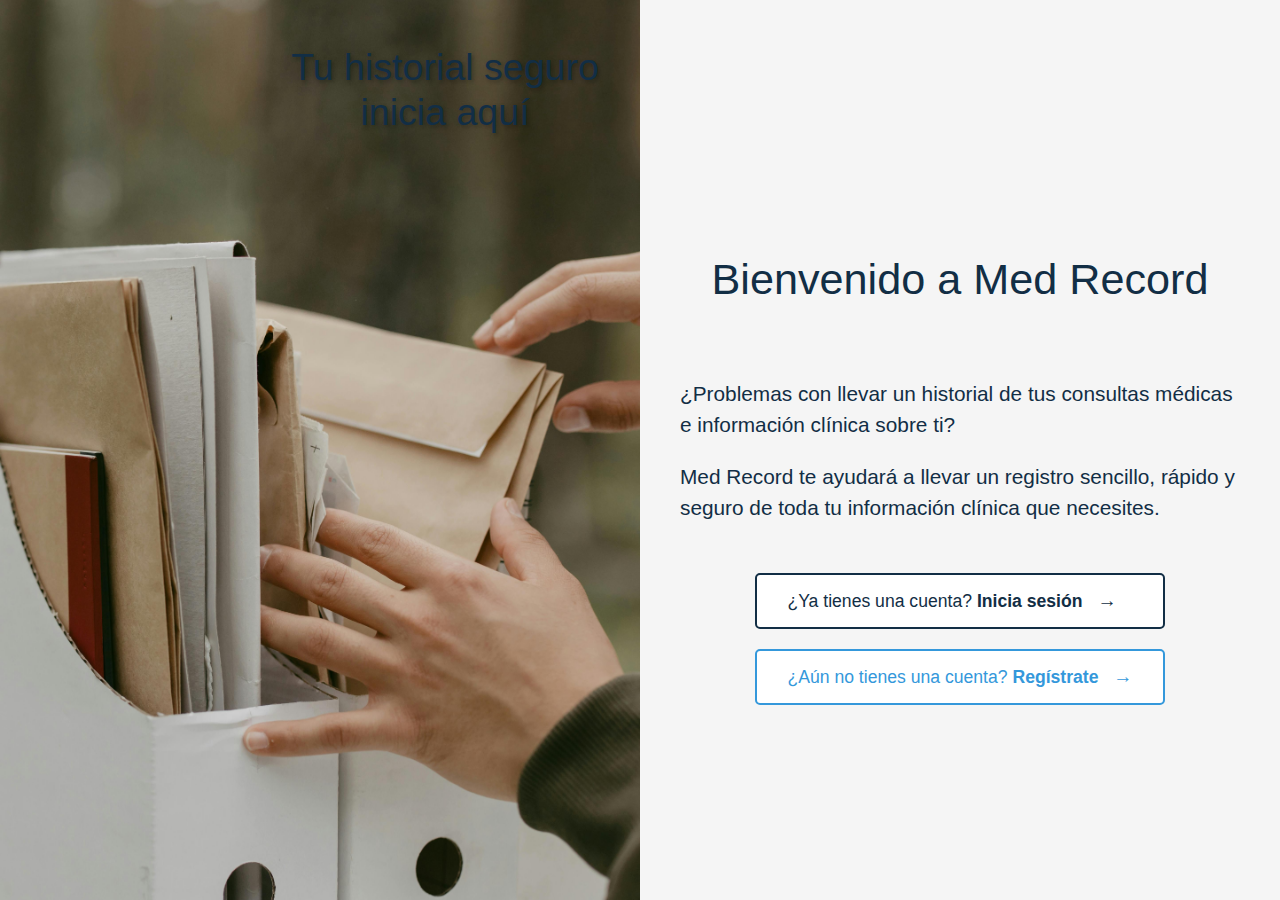
<file: aaaaa/index.html>
<!DOCTYPE html>
<html lang="es">
<head>
    <meta charset="UTF-8">
    <meta name="viewport" content="width=device-width, initial-scale=1.0">
    <title>Med Record - Tu historial médico seguro</title>
    <link rel="stylesheet" href="src/styles/base.css">
    <link rel="stylesheet" href="src/styles/landing-page.css">
    <link rel="stylesheet" href="src/styles/modal-alerts.css">
</head>
<body>
    <div class="container">
        <div class="left-section">
            <div class="left-content">
                <h2>Tu historial seguro inicia aquí</h2>
            </div>
        </div>
        <div class="right-section">
            <h1>Bienvenido a Med Record</h1>
            <p class="highlight-1">
                ¿Problemas con llevar un historial de tus consultas médicas e información clínica sobre ti?
            </p>
            <p class="highlight-2">
                Med Record te ayudará a llevar un registro sencillo, rápido y seguro de toda tu información clínica que necesites.
            </p>
            <div class="button-container">
                <a href="src/pages/iniciar-sesion.html" class="btn">
                    <span>¿Ya tienes una cuenta?
                        <strong>Inicia sesión</strong>
                    </span>
                    <span class="btn-arrow">→</span>
                </a>
                <a href="src/pages/registrarse.html" class="btn btn-secondary">
                    <span>¿Aún no tienes una cuenta?
                        <strong>Regístrate</strong>
                    </span>
                    <span class="btn-arrow">→</span>
                </a>
            </div>
        </div>
    </div>
    <script type="module" src="src/scripts/landing-page.js"></script>
</body>
</html>
</file>
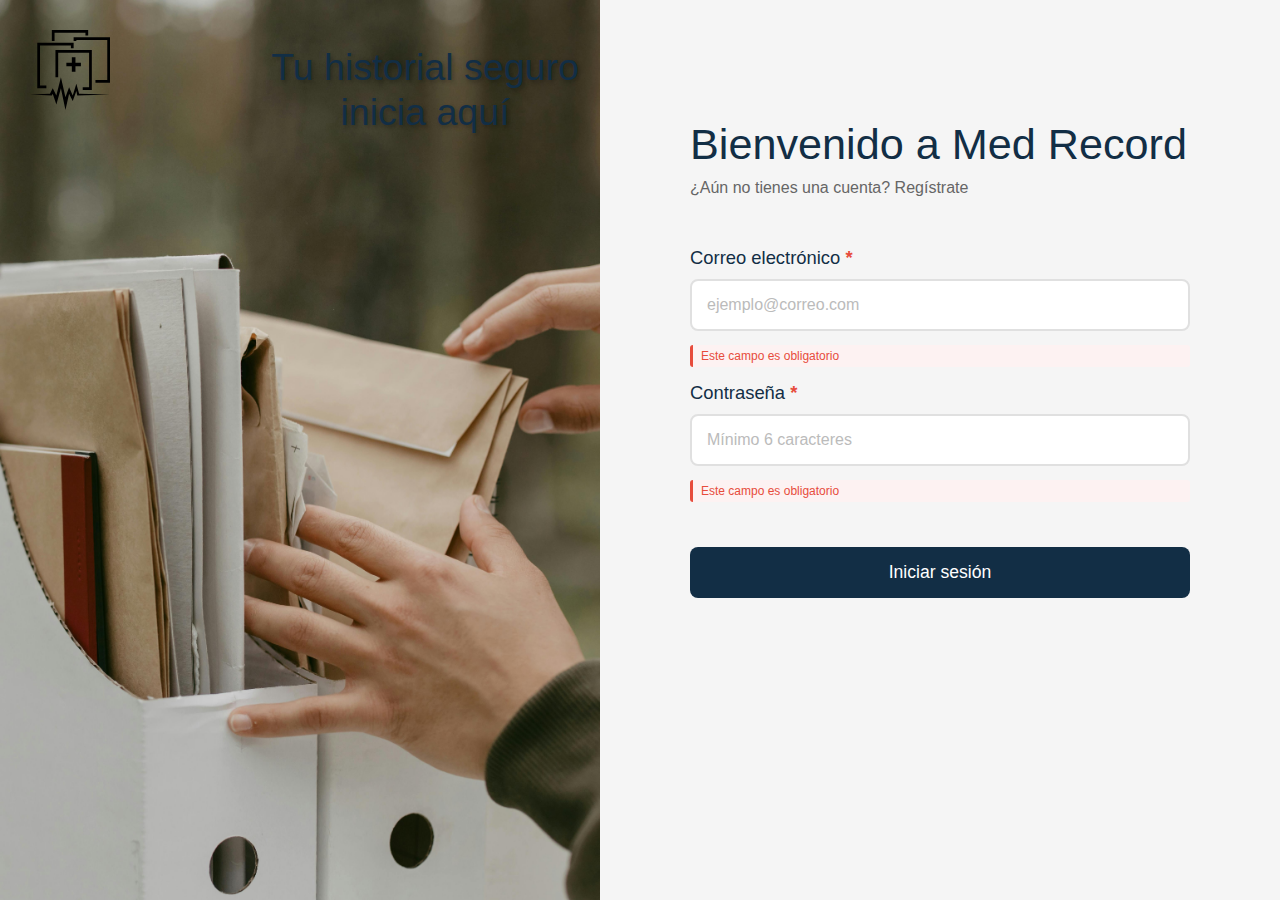
<file: aaaaa/src/pages/iniciar-sesion.html>
<!DOCTYPE html>
<html lang="es">
<head>
    <meta charset="UTF-8">
    <meta name="viewport" content="width=device-width, initial-scale=1.0">
    <title>Med Record - Iniciar Sesión</title>
    <link rel="stylesheet" href="../styles/base.css">
    <link rel="stylesheet" href="../styles/iniciar-sesion.css">
    <link rel="stylesheet" href="../styles/modal-alerts.css">
</head>

<body>
    <div class="container">
        <div class="left-section">
            <div class="logo"></div>
            <div class="left-content">
                <h2>Tu historial seguro inicia aquí</h2>
            </div>
        </div>
        
        <div class="right-section">
            <div class="form-container">
                <h1>Bienvenido a Med Record</h1>
                <a href="registrarse.html" class="register-link">¿Aún no tienes una cuenta? Regístrate</a>
                
                <form>
                    <div class="form-group-1">
                        <label for="email">Correo electrónico</label>
                        <input type="email" id="email" name="email" required placeholder="ejemplo@correo.com">
                    </div>
                    
                    <div class="form-group-2">
                        <label for="password">Contraseña</label>
                        <input type="password" id="password" name="password" required minlength="6" placeholder="Mínimo 6 caracteres">
                    </div>
                    
                    <button type="submit" class="login-btn">Iniciar sesión</button>
                </form>
            </div>
        </div>
    </div>

    <script type="module" src="../scripts/validation.js"></script>
    <script type="module" src="../scripts/iniciar-sesion.js"></script>
</body>
</html>
</file>
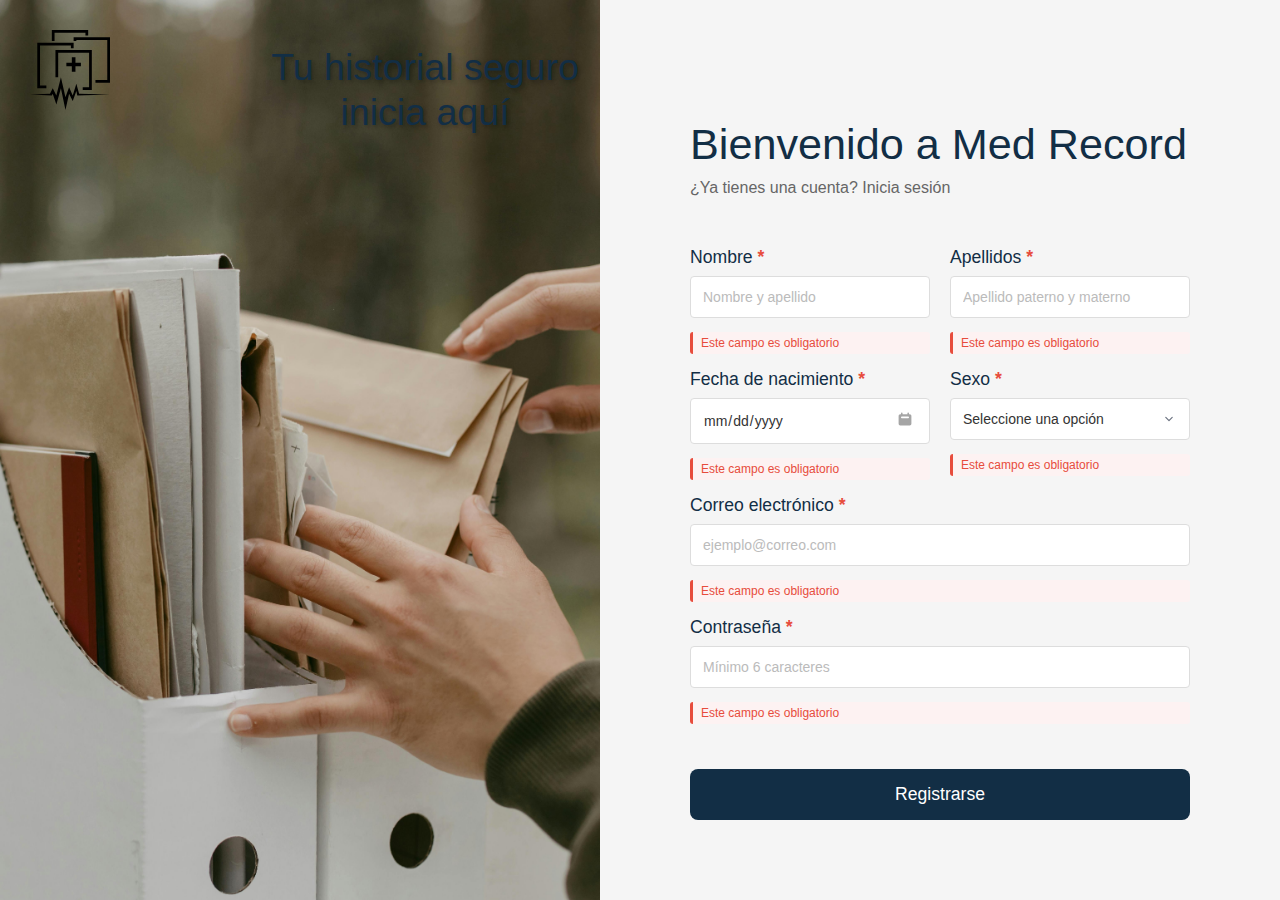
<file: aaaaa/src/pages/registrarse.html>
<!DOCTYPE html>
<html lang="es">
<head>
    <meta charset="UTF-8">
    <meta name="viewport" content="width=device-width, initial-scale=1.0">
    <title>Med Record - Registro</title>
    <link rel="stylesheet" href="../styles/base.css">
    <link rel="stylesheet" href="../styles/registrarse.css">
    <link rel="stylesheet" href="../styles/modal-alerts.css">
</head>
<body>
    <div class="container">
        <div class="left-section">
            <div class="logo"></div>
            <div class="left-content">
                <h2>Tu historial seguro inicia aquí</h2>
            </div>
            <div class="files-illustration"></div>
        </div>
        
        <div class="right-section">
            <div class="form-container">
                <h1>Bienvenido a Med Record</h1>
                <a href="iniciar-sesion.html" class="login-link">¿Ya tienes una cuenta? Inicia sesión</a>
                
                <form>
                    <div class="form-row-1">
                        <div class="form-group">
                            <label for="name">Nombre</label>
                            <input type="text" id="name" name="name" required minlength="2" placeholder="Nombre y apellido">
                        </div>
                        <div class="form-group">
                            <label for="lastname">Apellidos</label>
                            <input type="text" id="lastname" name="lastname" required minlength="2" placeholder="Apellido paterno y materno">
                        </div>
                    </div>
                    
                    <div class="form-row-2">
                        <div class="form-group">
                            <label for="birthdate">Fecha de nacimiento</label>
                            <input type="date" id="birthdate" name="birthdate" required>
                        </div>
                        <div class="form-group">
                            <label for="gender">Sexo</label>
                            <select id="gender" name="gender" required>
                                <option value="">Seleccione una opción</option>
                                <option value="1">Masculino</option>
                                <option value="2">Femenino</option>
                            </select>
                        </div>
                    </div>
                    
                    <div class="form-group-full-1">
                        <label for="email">Correo electrónico</label>
                        <input type="email" id="email" name="email" required placeholder="ejemplo@correo.com">
                    </div>
                    
                    <div class="form-group-full-2">
                        <label for="password">Contraseña</label>
                        <input type="password" id="password" name="password" required minlength="6" placeholder="Mínimo 6 caracteres">
                    </div>
                    
                    <button type="submit" class="register-btn">Registrarse</button>
                </form>
            </div>
        </div>
    </div>
    <script type="module" src="../scripts/validation.js"></script>
    <script type="module" src="../scripts/registrarse.js"></script>
</body>
</html>
</file>
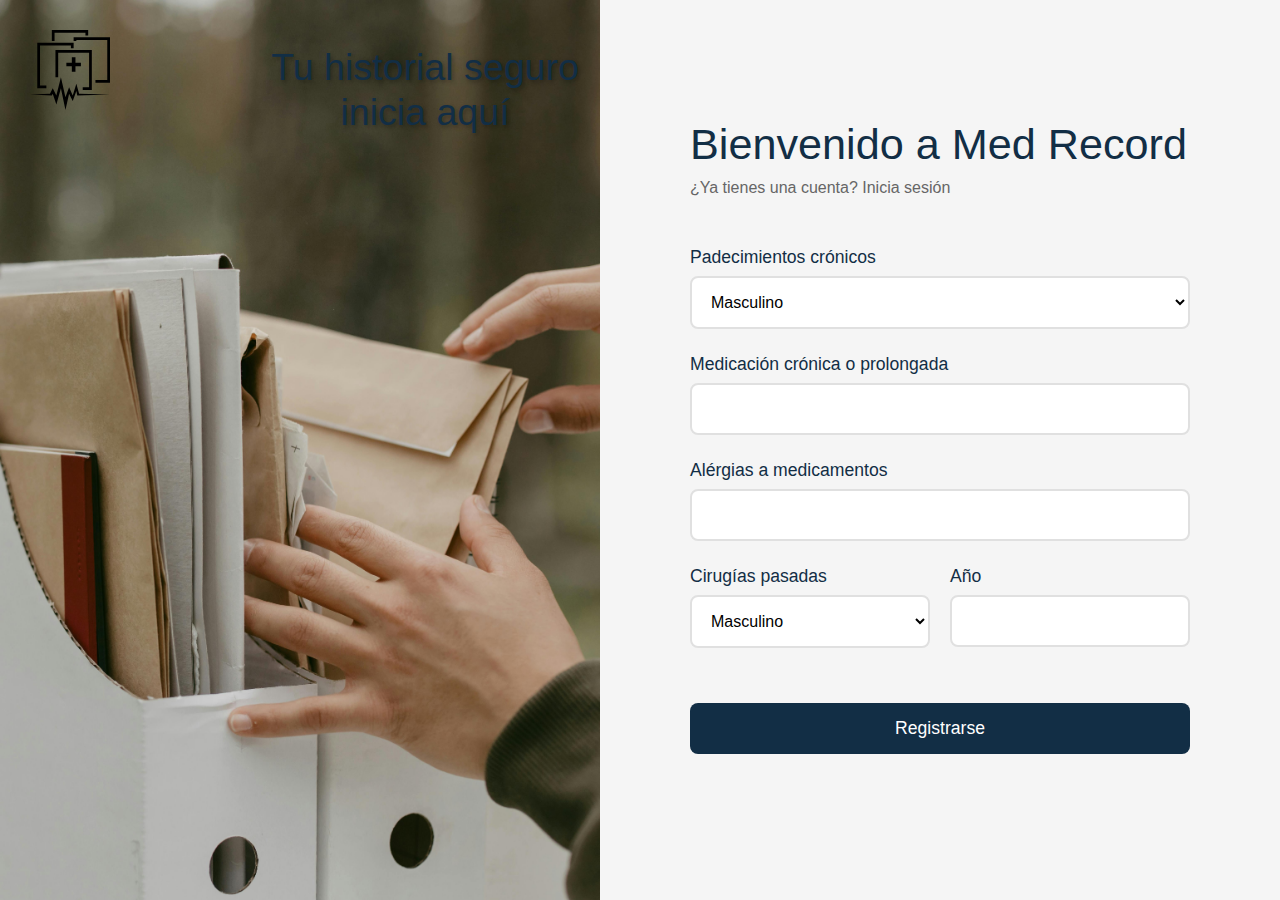
<file: aaaaa/src/pages/registro-historial.html>
<!DOCTYPE html>
<html lang="es">
<head>
    <meta charset="UTF-8">
    <meta name="viewport" content="width=device-width, initial-scale=1.0">
    <title>Med Record - Registro</title>
    <link rel="stylesheet" href="../styles/base.css">
    <link rel="stylesheet" href="../styles/registro-historial.css">
</head>
<body>
    <div class="container">
        <div class="left-section">
            <div class="logo"></div>
            <div class="left-content">
                <h2>Tu historial seguro inicia aquí</h2>
            </div>
            <div class="files-illustration"></div>
        </div>
        
        <div class="right-section">
            <div class="form-container">
                <h1>Bienvenido a Med Record</h1>
                <a href="../Iniciar_Sesión/Iniciar_Sesion.html" class="login-link">¿Ya tienes una cuenta? Inicia sesión</a>
                
                <form>
                    <div class="form-group-full-1">
                        <div class="form-group">
                            <label for="gender">Padecimientos crónicos</label>
                            <select>
                                <option value="1">Masculino</option>
                                <option value="2">Femenino</option>
                            </select>
                        </div>
                    </div>
                    
                    <div class="form-group-full-2">
                        <label for="password">Medicación crónica o prolongada</label>
                        <input type="password" id="password" name="password" required>
                    </div>
                    
                    <div class="form-group-full-2">
                        <label for="password">Alérgias a medicamentos</label>
                        <input type="password" id="password" name="password" required>
                    </div>
                    
                    <div class="form-row-2">
                        <div class="form-group">
                            <label for="gender">Cirugías pasadas</label>
                            <select>
                                <option value="1">Masculino</option>
                                <option value="2">Femenino</option>
                            </select>
                        </div>

                        <div class="form-group">
                            <label for="birthdate">Año </label>
                            <input type="number" id="birthdate" name="birthdate" required>
                        </div>
                    </div>

                    <button type="submit" class="register-btn">Registrarse</button>
                </form>
            </div>
        </div>
    </div>
    <script src="../scripts/registro-historial.js"></script>
</body>
</html>
</file>
<file: aaaaa/src/styles/landing-page.css>
/* Estilos específicos de landing-page */

.left-section {
  background: url('../../public/images/landing.jpg');
  background-size: cover;
  background-position: center;
  color: #fafafa;
}

.left-section h2 {
  font-size: 2.35rem;
  font-weight: 300;
  line-height: 1.2;
  text-shadow: 2px 2px 4px rgba(0, 0, 0, 0.3);
  margin-bottom: 20px;
}

.right-section h1 {
  font-size: 2.7rem;
  margin-top: 60px;
  margin-bottom: 10px;
}

.highlight-1, .highlight-2 {
  font-size: 1.3rem;
  color: #122E45;
  font-weight: 500;
  line-height: 1.5;
}

.highlight-1 {
  margin-top: 64px;
  margin-bottom: 20px;
}

.highlight-2 {
  margin-bottom: 50px;
}

.button-container {
  display: flex;
  flex-direction: column;
  gap: 20px;
}

.btn {
  border: 2px solid #122E45;
  background: white;
  color: #122E45;
}

.btn:hover {
  background: #122E45;
  color: #fff;
}

.btn-arrow {
  margin-left: 10px;
  font-size: 1.2rem;
}

.btn-secondary {
  border: 2px solid #3498db;
  color: #3498db;
  background: #fff;
}

.btn-secondary:hover {
  background: #3498db;
  color: #fff;
}

@media (max-width: 768px) {
  .button-container {
    flex-direction: column;
    gap: 10px;
  }
}
</file>
<file: aaaaa/src/styles/modal-alerts.css>
/* Modal de Alertas - Estilos modernos y simples */

.modal-overlay {
  position: fixed;
  top: 0;
  left: 0;
  width: 100%;
  height: 100%;
  background-color: rgba(0, 0, 0, 0.5);
  display: flex;
  justify-content: center;
  align-items: center;
  z-index: 10000;
  opacity: 0;
  visibility: hidden;
  transition: all 0.3s ease;
}

.modal-overlay.show {
  opacity: 1;
  visibility: visible;
}

.alert-modal {
  background: white;
  border-radius: 16px;
  padding: 0;
  max-width: 400px;
  width: 90%;
  box-shadow: 0 20px 60px rgba(0, 0, 0, 0.3);
  transform: scale(0.7) translateY(-20px);
  transition: all 0.3s cubic-bezier(0.34, 1.56, 0.64, 1);
  overflow: hidden;
}

.modal-overlay.show .alert-modal {
  transform: scale(1) translateY(0);
}

.alert-header {
  padding: 24px 24px 16px 24px;
  display: flex;
  align-items: center;
  gap: 12px;
}

.alert-icon {
  width: 24px;
  height: 24px;
  border-radius: 50%;
  display: flex;
  align-items: center;
  justify-content: center;
  flex-shrink: 0;
}

.alert-icon svg {
  width: 16px;
  height: 16px;
  fill: currentColor;
}

.alert-title {
  font-size: 18px;
  font-weight: 600;
  color: #1f2937;
  margin: 0;
}

.alert-content {
  padding: 0 24px 24px 24px;
}

.alert-message {
  color: #6b7280;
  line-height: 1.5;
  margin: 0;
  font-size: 14px;
}

.alert-actions {
  padding: 0 24px 24px 24px;
  display: flex;
  gap: 12px;
  justify-content: flex-end;
}

.alert-btn {
  padding: 10px 20px;
  border-radius: 8px;
  font-size: 14px;
  font-weight: 500;
  border: none;
  cursor: pointer;
  transition: all 0.2s ease;
  min-width: 80px;
}

.alert-btn-primary {
  background-color: #3b82f6;
  color: white;
}

.alert-btn-primary:hover {
  background-color: #2563eb;
  transform: translateY(-1px);
}

.alert-btn-secondary {
  background-color: #f3f4f6;
  color: #374151;
}

.alert-btn-secondary:hover {
  background-color: #e5e7eb;
  transform: translateY(-1px);
}

/* Tipos de alerta */
.alert-success .alert-icon {
  background-color: #dcfce7;
  color: #16a34a;
}

.alert-error .alert-icon {
  background-color: #fee2e2;
  color: #dc2626;
}

.alert-warning .alert-icon {
  background-color: #fef3c7;
  color: #d97706;
}

.alert-info .alert-icon {
  background-color: #dbeafe;
  color: #2563eb;
}

/* Animaciones */
@keyframes modalSlideIn {
  from {
    opacity: 0;
    transform: scale(0.7) translateY(-20px);
  }
  to {
    opacity: 1;
    transform: scale(1) translateY(0);
  }
}

@keyframes modalSlideOut {
  from {
    opacity: 1;
    transform: scale(1) translateY(0);
  }
  to {
    opacity: 0;
    transform: scale(0.7) translateY(-20px);
  }
}

/* Responsive */
@media (max-width: 480px) {
  .alert-modal {
    width: 95%;
    margin: 20px;
  }
  
  .alert-header,
  .alert-content,
  .alert-actions {
    padding-left: 20px;
    padding-right: 20px;
  }
  
  .alert-actions {
    flex-direction: column;
  }
  
  .alert-btn {
    width: 100%;
  }
}
</file>
<file: aaaaa/src/styles/iniciar-sesion.css>
* {
            margin: 0;
            padding: 0;
            box-sizing: border-box;
        }

        /* Estilos específicos de iniciar-sesion */

        .left-section {
            background: url('../../public/images/iniciar.jpg');
            background-size: cover;
            background-position: center;
            color: #fafafa;
        }

        .logo {
            position: absolute;
            top: 30px;
            left: 30px;
            width: 80px;
            height: 80px;
            background: url('../../public/icons/logotipo.svg');
            background-size: contain;
            background-repeat: no-repeat;
        }

        .left-section h2 {
            font-size: 2.35rem;
            font-weight: 300;
            line-height: 1.2;
            margin-bottom: 20px;
            text-shadow: 2px 2px 4px rgba(0, 0, 0, 0.3);
        }

        .right-section {
            padding: 60px 80px;
            justify-content: start;
        }

        .right-section h1 {
            font-size: 2.7rem;
            color: #122E45;
            margin-top: 60px;
            margin-bottom: 10px;
            font-weight: 400;
        }

        .register-link {
            color: #666;
            font-size: 1rem;
            margin-bottom: 40px;
            text-decoration: none;
        }

        .register-link:hover {
            color: #3498db;
        }

        .form-group-1 {
            margin-top: 50px;
            margin-bottom: 15px;
        }

        .form-group-1 label {
            display: block;
            margin-bottom: 10px;
            color: #122E45;
            font-weight: 500;
            font-size: 1.15rem;
        }

        .form-group-1 input {
            width: 100%;
            padding: 15px;
            border: 2px solid #e0e0e0;
            border-radius: 8px;
            font-size: 1rem;
            transition: border-color 0.3s ease;
            background: white;
        }

        .form-group-1 input:focus {
            outline: none;
            border-color: #3498db;
        }

        .form-group-1 input::placeholder {
            color: #bbb;
        }

        .form-group-2 {
            margin-bottom: 45px;
        }

        .form-group-2 label {
            display: block;
            margin-bottom: 10px;
            color: #122E45;
            font-weight: 500;
            font-size: 1.15rem;
        }

        .form-group-2 input {
            width: 100%;
            padding: 15px;
            border: 2px solid #e0e0e0;
            border-radius: 8px;
            font-size: 1rem;
            transition: border-color 0.3s ease;
            background: white;
        }

        .form-group-2 input:focus {
            outline: none;
            border-color: #3498db;
        }

        .form-group-2 input::placeholder {
            color: #bbb;
        }

        .login-btn {
            width: 100%;
            padding: 15px;
            background: #122E45;
            color: white;
            border: none;
            border-radius: 8px;
            font-size: 1.1rem;
            font-weight: 500;
            cursor: pointer;
            transition: background-color 0.3s ease;
        }

        .login-btn:hover {
            background: #3498db;
        }

        .login-btn:active {
            transform: translateY(1px);
        }

        .form-container {
            max-width: 500px;
            width: 100%;
        }

        /* ESTILOS CSS PARA FUNCIONALIDAD DE LOGIN */
        /* Agregar al final de Style_Iniciar_Sesion.css */

        /* Estilos para el botón de login */
        .login-btn {
            transition: all 0.3s ease;
            position: relative;
            overflow: hidden;
        }

        .login-btn:disabled {
            background-color: #bdc3c7;
            cursor: not-allowed;
            opacity: 0.6;
        }

        .login-btn.enabled {
            background-color: #27ae60;
            transform: translateY(-1px);
            box-shadow: 0 4px 12px rgba(39, 174, 96, 0.3);
        }

        .login-btn:hover:not(:disabled) {
            background-color: #219a52;
            transform: translateY(-2px);
            box-shadow: 0 6px 20px rgba(39, 174, 96, 0.4);
        }

        /* Spinner de carga */
        .loading-spinner {
            display: inline-block;
            width: 16px;
            height: 16px;
            border: 2px solid #ffffff;
            border-radius: 50%;
            border-top-color: transparent;
            animation: spin 1s linear infinite;
            margin-right: 8px;
        }

        @keyframes spin {
            to {
                transform: rotate(360deg);
            }
        }

        /* Estilos para alertas */
        .alert {
            position: fixed;
            top: 20px;
            right: 20px;
            background-color: white;
            border-radius: 8px;
            padding: 16px 20px;
            box-shadow: 0 4px 20px rgba(0, 0, 0, 0.15);
            display: flex;
            align-items: center;
            gap: 12px;
            z-index: 1000;
            min-width: 300px;
            max-width: 500px;
            animation: slideInRight 0.3s ease;
            border-left: 4px solid;
        }

        .alert-success {
            border-left-color: #27ae60;
            background-color: #d5f4e6;
        }

        .alert-error {
            border-left-color: #e74c3c;
            background-color: #fceaea;
        }

        .alert-icon {
            font-size: 18px;
            font-weight: bold;
        }

        .alert-success .alert-icon {
            color: #27ae60;
        }

        .alert-error .alert-icon {
            color: #e74c3c;
        }

        .alert-message {
            flex: 1;
            font-size: 14px;
            color: #2c3e50;
            font-weight: 500;
        }

        .alert-close {
            background: none;
            border: none;
            font-size: 18px;
            cursor: pointer;
            color: #7f8c8d;
            padding: 0;
            width: 20px;
            height: 20px;
            display: flex;
            align-items: center;
            justify-content: center;
            border-radius: 50%;
            transition: all 0.2s ease;
        }

        .alert-close:hover {
            background-color: rgba(127, 140, 141, 0.2);
            color: #2c3e50;
        }

        /* Animación de entrada para alertas */
        @keyframes slideInRight {
            from {
                transform: translateX(100%);
                opacity: 0;
            }
            to {
                transform: translateX(0);
                opacity: 1;
            }
        }

        /* Estilos para campos con validación */
        .form-group-1 input:focus:valid,
        .form-group-2 input:focus:valid {
            border-color: #27ae60;
            box-shadow: 0 0 0 3px rgba(39, 174, 96, 0.1);
        }

        .form-group-1 input:focus:invalid,
        .form-group-2 input:focus:invalid {
            border-color: #e74c3c;
            box-shadow: 0 0 0 3px rgba(231, 76, 60, 0.1);
        }

        /* Estilos para toggle de contraseña (opcional) */
        .password-toggle {
            position: absolute;
            right: 12px;
            top: 50%;
            transform: translateY(-50%);
            background: none;
            border: none;
            cursor: pointer;
            font-size: 16px;
            padding: 4px;
            border-radius: 4px;
            transition: background-color 0.2s ease;
        }

        .password-toggle:hover {
            background-color: rgba(0, 0, 0, 0.1);
        }

        .form-group-2 {
            position: relative;
        }

        /* Efectos adicionales para mejor UX */
        .form-group-1 input,
        .form-group-2 input {
            transition: all 0.3s ease;
        }

        .form-group-1 input:focus,
        .form-group-2 input:focus {
            transform: translateY(-1px);
        }

        /* Responsive para alertas */
        @media (max-width: 768px) {
            .alert {
                position: fixed;
                top: 10px;
                left: 10px;
                right: 10px;
                min-width: auto;
                max-width: none;
            }
        }

        /* Efecto de carga en el formulario */
        .form-container.loading {
            opacity: 0.7;
            pointer-events: none;
        }

        /* Indicador visual de campos requeridos */
        .form-group-1 label::after,
        .form-group-2 label::after {
            content: ' *';
            color: #e74c3c;
            font-weight: bold;
        }

        /* Estados de validación visual */
        .form-group-1 input.valid,
        .form-group-2 input.valid {
            border-color: #27ae60;
        }

        .form-group-1 input.invalid,
        .form-group-2 input.invalid {
            border-color: #e74c3c;
        }

        @media (max-width: 768px) {
            .container {
                flex-direction: column;
            }
            
            .left-section {
                height: 35vh;
                padding: 20px;
            }
            
            .left-section h1 {
                font-size: 2rem;
            }
            
            .right-section {
                padding: 40px 30px;
                height: 65vh;
            }
            
            .right-section h2 {
            font-size: 2rem;
            }
            
            .files-illustration {
                display: none;
            }
            
            .logo {
                top: 20px;
                left: 20px;
                width: 40px;
                height: 40px;
            }
        }
</file>
<file: aaaaa/src/styles/registrarse.css>
* {
            margin: 0;
            padding: 0;
            box-sizing: border-box;
        }

        /* Estilos específicos de registrarse */

        .left-section {
            background: url('../../public/images/registrarse.jpg');
            background-size: cover;
            background-position: center;
            color: #fafafa;
        }

        .logo {
            position: absolute;
            top: 30px;
            left: 30px;
            width: 80px;
            height: 80px;
            background: url('../../public/icons/logotipo.svg');
            background-size: contain;
            background-repeat: no-repeat;
        }

        .left-section h2 {
            font-size: 2.35rem;
            font-weight: 300;
            line-height: 1.2;
            margin-bottom: 20px;
            text-shadow: 2px 2px 4px rgba(0, 0, 0, 0.3);
        }

        .right-section {
            padding: 60px 80px;
            justify-content: start;
            overflow-y: auto;
        }

        .right-section h1 {
            font-size: 2.7rem;
            color: #122E45;
            margin-top: 60px;
            margin-bottom: 10px;
            font-weight: 400;
        }

        .login-link {
            color: #666;
            font-size: 1rem;
            margin-bottom: 40px;
            text-decoration: none;
        }

        .login-link:hover {
            color: #3498db;
        }

        .form-container {
            max-width: 500px;
            width: 100%;
        }

        .form-row-1 {
            display: flex;
            gap: 20px;
            margin-top: 50px;
            margin-bottom: 15px;
        }

        .form-row-2 {
            display: flex;
            gap: 20px;
            margin-bottom: 15px;
        }

        .form-group {
            flex: 1;
        }

        .form-group-full-1 {
            width: 100%;
            margin-bottom: 15px;
        }

        .form-group-full-2 {
            width: 100%;
            margin-bottom: 45px;
        }

        .form-group label,
        .form-group-full-1 label,
        .form-group-full-2 label {
            display: block;
            margin-bottom: 8px;
            color: #122E45;
            font-weight: 500;
            font-size: 1.1rem;
        }

        .form-group input,
        .form-group-full-1 input,
        .form-group-full-2 input,
        .form-group select {
            width: 100%;
            padding: 15px;
            border: 2px solid #e0e0e0;
            border-radius: 8px;
            font-size: 1rem;
            transition: border-color 0.3s ease;
            background: white;
        }

        .form-group input:focus,
        .form-group-full-1 input:focus,
        .form-group-full-2 input:focus {
            outline: none;
            border-color: #3498db;
        }

        .form-group input::placeholder,
        .form-group-full-1 input::placeholder,
        .form-group-full-2 input::placeholder {
            color: #bbb;
        }

        .register-btn {
            width: 100%;
            padding: 15px;
            background: #122E45;
            color: white;
            border: none;
            border-radius: 8px;
            font-size: 1.1rem;
            font-weight: 500;
            cursor: pointer;
            transition: background-color 0.3s ease;
        }

        .register-btn:hover {
            background: #3498db;
        }

        .register-btn:active {
            transform: translateY(1px);
        }

        /* ESTILOS CSS PARA FUNCIONALIDAD DE REGISTRO */
        /* Agregar al final de Style_Registrarse.css */

        /* Estilos para el botón de registro */
        .register-btn {
            transition: all 0.3s ease;
            position: relative;
            overflow: hidden;
        }

        .register-btn:disabled {
            background-color: #bdc3c7;
            cursor: not-allowed;
            opacity: 0.6;
        }

        .register-btn.enabled {
            background-color: #27ae60;
            transform: translateY(-1px);
            box-shadow: 0 4px 12px rgba(39, 174, 96, 0.3);
        }

        .register-btn:hover:not(:disabled) {
            background-color: #219a52;
            transform: translateY(-2px);
            box-shadow: 0 6px 20px rgba(39, 174, 96, 0.4);
        }

        /* Spinner de carga */
        .loading-spinner {
            display: inline-block;
            width: 16px;
            height: 16px;
            border: 2px solid #ffffff;
            border-radius: 50%;
            border-top-color: transparent;
            animation: spin 1s linear infinite;
            margin-right: 8px;
        }

        @keyframes spin {
            to {
                transform: rotate(360deg);
            }
        }

        /* Estilos para alertas */
        .alert {
            position: fixed;
            top: 20px;
            right: 20px;
            background-color: white;
            border-radius: 8px;
            padding: 16px 20px;
            box-shadow: 0 4px 20px rgba(0, 0, 0, 0.15);
            display: flex;
            align-items: center;
            gap: 12px;
            z-index: 1000;
            min-width: 300px;
            max-width: 500px;
            animation: slideInRight 0.3s ease;
            border-left: 4px solid;
        }

        .alert-success {
            border-left-color: #27ae60;
            background-color: #d5f4e6;
        }

        .alert-error {
            border-left-color: #e74c3c;
            background-color: #fceaea;
        }

        .alert-icon {
            font-size: 18px;
            font-weight: bold;
        }

        .alert-success .alert-icon {
            color: #27ae60;
        }

        .alert-error .alert-icon {
            color: #e74c3c;
        }

        .alert-message {
            flex: 1;
            font-size: 14px;
            color: #2c3e50;
            font-weight: 500;
            line-height: 1.4;
        }

        .alert-close {
            background: none;
            border: none;
            font-size: 18px;
            cursor: pointer;
            color: #7f8c8d;
            padding: 0;
            width: 20px;
            height: 20px;
            display: flex;
            align-items: center;
            justify-content: center;
            border-radius: 50%;
            transition: all 0.2s ease;
        }

        .alert-close:hover {
            background-color: rgba(127, 140, 141, 0.2);
            color: #2c3e50;
        }

        /* Animación de entrada para alertas */
        @keyframes slideInRight {
            from {
                transform: translateX(100%);
                opacity: 0;
            }
            to {
                transform: translateX(0);
                opacity: 1;
            }
        }

        /* Estilos para campos con validación */
        .form-group input:focus:valid,
        .form-group-full-1 input:focus:valid,
        .form-group-full-2 input:focus:valid {
            border-color: #27ae60;
            box-shadow: 0 0 0 3px rgba(39, 174, 96, 0.1);
        }

        .form-group input:focus:invalid,
        .form-group-full-1 input:focus:invalid,
        .form-group-full-2 input:focus:invalid {
            border-color: #e74c3c;
            box-shadow: 0 0 0 3px rgba(231, 76, 60, 0.1);
        }

        /* Estados de validación visual */
        .form-group input.valid,
        .form-group-full-1 input.valid,
        .form-group-full-2 input.valid {
            border-color: #27ae60;
            background-image: url("data:image/svg+xml,%3csvg xmlns='http://www.w3.org/2000/svg' viewBox='0 0 8 8'%3e%3cpath fill='%2327ae60' d='m2.3 6.73.71-.71 1.41 1.42L8 3.86l.71.71-3.56 3.56L2.3 6.73z'/%3e%3c/svg%3e");
            background-repeat: no-repeat;
            background-position: right 12px center;
            background-size: 16px;
            padding-right: 36px;
        }

        .form-group input.invalid,
        .form-group-full-1 input.invalid,
        .form-group-full-2 input.invalid {
            border-color: #e74c3c;
            background-image: url("data:image/svg+xml,%3csvg xmlns='http://www.w3.org/2000/svg' viewBox='0 0 12 12'%3e%3cpath fill='%23e74c3c' d='M11.83 3.17a.5.5 0 0 0-.71 0L6 8.29l-5.12-5.12a.5.5 0 0 0-.71.71l5.47 5.47a.5.5 0 0 0 .71 0l5.48-5.47a.5.5 0 0 0 0-.71z'/%3e%3c/svg%3e");
            background-repeat: no-repeat;
            background-position: right 12px center;
            background-size: 16px;
            padding-right: 36px;
        }

        /* Efectos para campos del formulario */
        .form-group input,
        .form-group select,
        .form-group-full-1 input,
        .form-group-full-2 input {
            transition: all 0.3s ease;
        }

        .form-group input:focus,
        .form-group select:focus,
        .form-group-full-1 input:focus,
        .form-group-full-2 input:focus {
            transform: translateY(-1px);
        }

        /* Indicador visual de campos requeridos */
        .form-group label::after,
        .form-group-full-1 label::after,
        .form-group-full-2 label::after {
            content: ' *';
            color: #e74c3c;
            font-weight: bold;
        }

        /* Estilos para indicador de fortaleza de contraseña */
        .password-strength {
            margin-top: 8px;
            font-size: 12px;
        }

        .strength-bar {
            width: 100%;
            height: 4px;
            background-color: #ecf0f1;
            border-radius: 2px;
            overflow: hidden;
            margin-bottom: 4px;
        }

        .strength-fill {
            height: 100%;
            transition: all 0.3s ease;
            border-radius: 2px;
            width: 0%;
        }

        .strength-text {
            color: #7f8c8d;
            font-size: 11px;
            text-align: right;
            transition: color 0.3s ease;
        }

        /* Mejoras responsive para alertas */
        @media (max-width: 768px) {
            .alert {
                position: fixed;
                top: 10px;
                left: 10px;
                right: 10px;
                min-width: auto;
                max-width: none;
                font-size: 13px;
            }
            
            .alert-message {
                font-size: 13px;
            }
        }

        /* Efecto de carga en el formulario */
        .form-container.loading {
            opacity: 0.7;
            pointer-events: none;
        }

        /* Animación para validación de campos */
        @keyframes shake {
            0%, 100% { transform: translateX(0); }
            25% { transform: translateX(-5px); }
            75% { transform: translateX(5px); }
        }

        .form-group input.shake,
        .form-group-full-1 input.shake,
        .form-group-full-2 input.shake {
            animation: shake 0.4s ease-in-out;
        }

        /* Mejoras para el select de género */
        .form-group select {
            background-image: url("data:image/svg+xml,%3csvg xmlns='http://www.w3.org/2000/svg' fill='none' viewBox='0 0 20 20'%3e%3cpath stroke='%236b7280' stroke-linecap='round' stroke-linejoin='round' stroke-width='1.5' d='m6 8 4 4 4-4'/%3e%3c/svg%3e");
            background-position: right 12px center;
            background-repeat: no-repeat;
            background-size: 16px;
        }

        .form-group select:focus {
            outline: none;
            border-color: #3498db;
            box-shadow: 0 0 0 3px rgba(52, 152, 219, 0.1);
        }

        /* Tooltip para ayuda de contraseña */
        .password-help {
            position: relative;
            display: inline-block;
            margin-left: 5px;
            cursor: help;
        }

        .password-help::after {
            content: '?';
            display: inline-block;
            width: 16px;
            height: 16px;
            background-color: #3498db;
            color: white;
            border-radius: 50%;
            font-size: 10px;
            text-align: center;
            line-height: 16px;
            font-weight: bold;
        }

        .password-tooltip {
            position: absolute;
            bottom: 100%;
            left: 50%;
            transform: translateX(-50%);
            background-color: #2c3e50;
            color: white;
            padding: 8px 12px;
            border-radius: 4px;
            font-size: 11px;
            white-space: nowrap;
            opacity: 0;
            visibility: hidden;
            transition: all 0.3s ease;
            z-index: 1000;
        }

        .password-tooltip::after {
            content: '';
            position: absolute;
            top: 100%;
            left: 50%;
            transform: translateX(-50%);
            border: 5px solid transparent;
            border-top-color: #2c3e50;
        }

        .password-help:hover .password-tooltip {
            opacity: 1;
            visibility: visible;
        }

        /* Estilos adicionales para mejorar UX */
        .form-row-1,
        .form-row-2 {
            transition: all 0.3s ease;
        }

        .form-group input[type="date"] {
            position: relative;
        }

        /* Personalización del input de fecha */
        .form-group input[type="date"]::-webkit-calendar-picker-indicator {
            cursor: pointer;
            filter: invert(0.5);
            transition: filter 0.2s ease;
        }

        .form-group input[type="date"]::-webkit-calendar-picker-indicator:hover {
            filter: invert(0.2);
        }

        /* Mejoras de accesibilidad */
        .form-group input:focus,
        .form-group select:focus,
        .form-group-full-1 input:focus,
        .form-group-full-2 input:focus {
            outline: none;
            box-shadow: 0 0 0 3px rgba(52, 152, 219, 0.2);
        }

        /* Estados hover para campos */
        .form-group input:hover:not(:focus),
        .form-group select:hover:not(:focus),
        .form-group-full-1 input:hover:not(:focus),
        .form-group-full-2 input:hover:not(:focus) {
            border-color: #95a5a6;
        }

        /* CORRECCIONES CSS PARA PROBLEMAS DEL FORMULARIO */
        /* Agregar al final de Style_Registrarse.css */

        /* 1. CORREGIR el campo de contraseña - remover flecha */
        .form-group-full-2 input[type="password"] {
            appearance: none !important;
            -webkit-appearance: none !important;
            -moz-appearance: textfield !important;
            background-image: none !important;
            background-position: unset !important;
            background-repeat: no-repeat !important;
            background-size: unset !important;
            padding-right: 12px !important; /* Resetear padding derecho */
        }

        /* Asegurar que no hay pseudo-elementos en el campo de contraseña */
        .form-group-full-2 input[type="password"]::-webkit-outer-spin-button,
        .form-group-full-2 input[type="password"]::-webkit-inner-spin-button {
            display: none !important;
            -webkit-appearance: none !important;
        }

        .form-group-full-2 input[type="password"]::-webkit-calendar-picker-indicator {
            display: none !important;
            -webkit-appearance: none !important;
        }

        /* 2. CORREGIR el select de género - una sola flecha */
        .form-group select {
            appearance: none !important;
            -webkit-appearance: none !important;
            -moz-appearance: none !important;
            background-image: url("data:image/svg+xml,%3csvg xmlns='http://www.w3.org/2000/svg' fill='none' viewBox='0 0 20 20'%3e%3cpath stroke='%236b7280' stroke-linecap='round' stroke-linejoin='round' stroke-width='1.5' d='m6 8 4 4 4-4'/%3e%3c/svg%3e") !important;
            background-position: right 12px center !important;
            background-repeat: no-repeat !important;
            background-size: 16px !important;
            padding-right: 40px !important;
        }

        /* Remover cualquier pseudo-elemento del select */
        .form-group select::-ms-expand {
            display: none !important;
        }

        /* 3. PREVENIR auto-mayúsculas en campos de texto */
        .form-group input[type="text"],
        .form-group-full-1 input[type="email"],
        .form-group-full-2 input[type="password"] {
            text-transform: none !important;
            autocapitalize: none !important;
        }

        /* Específicamente para nombre y apellido */
        #name, #lastname {
            text-transform: none !important;
            autocapitalize: words !important; /* Esto permitirá que el navegador sugiera, pero no forzará */
        }

        /* 4. MEJORAR estilos de validación */
        .form-group input.valid,
        .form-group-full-1 input.valid,
        .form-group-full-2 input.valid {
            border-color: #27ae60 !important;
            background-image: url("data:image/svg+xml,%3csvg xmlns='http://www.w3.org/2000/svg' viewBox='0 0 8 8'%3e%3cpath fill='%2327ae60' d='m2.3 6.73.71-.71 1.41 1.42L8 3.86l.71.71-3.56 3.56L2.3 6.73z'/%3e%3c/svg%3e") !important;
            background-repeat: no-repeat !important;
            background-position: right 12px center !important;
            background-size: 16px !important;
        }

        .form-group input.invalid,
        .form-group-full-1 input.invalid,
        .form-group-full-2 input.invalid {
            border-color: #e74c3c !important;
            background-image: url("data:image/svg+xml,%3csvg xmlns='http://www.w3.org/2000/svg' viewBox='0 0 12 12'%3e%3cpath fill='%23e74c3c' d='m6 0c-3.31 0-6 2.69-6 6s2.69 6 6 6 6-2.69 6-6-2.69-6-6-6zm2.83 8.83l-.71.71-2.12-2.12-2.12 2.12-.71-.71 2.12-2.12-2.12-2.12.71-.71 2.12 2.12 2.12-2.12.71.71-2.12 2.12 2.12 2.12z'/%3e%3c/svg%3e") !important;
            background-repeat: no-repeat !important;
            background-position: right 12px center !important;
            background-size: 16px !important;
        }

        /* Ajustar padding para campos con iconos de validación */
        .form-group input.valid,
        .form-group input.invalid,
        .form-group-full-1 input.valid,
        .form-group-full-1 input.invalid,
        .form-group-full-2 input.valid,
        .form-group-full-2 input.invalid {
            padding-right: 36px !important;
        }

        /* 5. CORREGIR el select cuando tiene validación */
        .form-group select.valid,
        .form-group select.invalid {
            background-image: url("data:image/svg+xml,%3csvg xmlns='http://www.w3.org/2000/svg' fill='none' viewBox='0 0 20 20'%3e%3cpath stroke='%236b7280' stroke-linecap='round' stroke-linejoin='round' stroke-width='1.5' d='m6 8 4 4 4-4'/%3e%3c/svg%3e") !important;
            background-position: right 12px center !important;
            padding-right: 40px !important;
        }

        /* 6. ESTILOS específicos para el botón deshabilitado */
        .register-btn:disabled {
            background-color: #bdc3c7 !important;
            cursor: not-allowed !important;
            opacity: 0.6 !important;
            transform: none !important;
            box-shadow: none !important;
        }

        .register-btn.enabled {
            background-color: #27ae60 !important;
            cursor: pointer !important;
            opacity: 1 !important;
        }

        /* 7. RESETEAR estilos que puedan estar causando problemas */
        .form-group input,
        .form-group select,
        .form-group-full-1 input,
        .form-group-full-2 input {
            background-color: white;
            border: 1px solid #ddd;
            border-radius: 4px;
            padding: 12px;
            font-size: 14px;
            font-family: inherit;
            color: #333;
            outline: none;
            transition: all 0.3s ease;
        }

        /* 8. ESTADOS de foco limpios */
        .form-group input:focus,
        .form-group select:focus,
        .form-group-full-1 input:focus,
        .form-group-full-2 input:focus {
            border-color: #3498db !important;
            box-shadow: 0 0 0 3px rgba(52, 152, 219, 0.1) !important;
            background-color: white !important;
        }

        /* 9. CORREGIR campo de fecha */
        .form-group input[type="date"] {
            appearance: none !important;
            -webkit-appearance: none !important;
            background-color: white;
            position: relative;
        }

        .form-group input[type="date"]::-webkit-calendar-picker-indicator {
            background: url("data:image/svg+xml,%3csvg xmlns='http://www.w3.org/2000/svg' viewBox='0 0 20 20' fill='currentColor'%3e%3cpath fill-rule='evenodd' d='M6 2a1 1 0 00-1 1v1H4a2 2 0 00-2 2v10a2 2 0 002 2h12a2 2 0 002-2V6a2 2 0 00-2-2h-1V3a1 1 0 10-2 0v1H7V3a1 1 0 00-1-1zm0 5a1 1 0 000 2h8a1 1 0 100-2H6z' clip-rule='evenodd'/%3e%3c/svg%3e") !important;
            background-size: 16px !important;
            background-repeat: no-repeat !important;
            width: 16px !important;
            height: 16px !important;
            cursor: pointer !important;
            opacity: 0.7 !important;
        }

        .form-group input[type="date"]::-webkit-calendar-picker-indicator:hover {
            opacity: 1 !important;
        }

        /* 10. LIMPIEZA general - remover cualquier estilo conflictivo */
        * {
            text-transform: none !important;
        }

        #name, #lastname {
            text-transform: none !important;
        }

        /* 11. RESPONSIVE fixes */
        @media (max-width: 768px) {
            .form-group input,
            .form-group select,
            .form-group-full-1 input,
            .form-group-full-2 input {
                font-size: 16px; /* Prevenir zoom en iOS */
            }
        }

        /* 12. ELIMINAR efectos de transformación en inputs */
        .form-group input,
        .form-group-full-1 input,
        .form-group-full-2 input {
            text-transform: none !important;
            transform: none !important;
        }

        .form-group input:focus,
        .form-group-full-1 input:focus,
        .form-group-full-2 input:focus {
            transform: none !important;
        }

        @media (max-width: 480px) {
            .right-section {
                padding: 20px 15px;
            }
            
            .form-container {
                max-width: 100%;
            }
        }
</file>
<file: aaaaa/src/styles/registro-historial.css>
/* Estilos específicos de registro-historial */

.left-section {
  background: url('../../public/images/registrarse.jpg');
  background-size: cover;
  background-position: center;
  color: #fafafa;
}

.logo {
  position: absolute;
  top: 30px;
  left: 30px;
  width: 80px;
  height: 80px;
  background: url('../../public/icons/logotipo.svg');
  background-size: contain;
  background-repeat: no-repeat;
}

.left-section h2 {
  font-size: 2.35rem;
  font-weight: 300;
  line-height: 1.2;
  margin-bottom: 20px;
  text-shadow: 2px 2px 4px rgba(0, 0, 0, 0.3);
}

.right-section {
  padding: 60px 80px;
  justify-content: start;
  overflow-y: auto;
}

.right-section h1 {
  font-size: 2.7rem;
  color: #122E45;
  margin-top: 60px;
  margin-bottom: 10px;
  font-weight: 400;
}

.login-link {
  color: #666;
  font-size: 1rem;
  margin-bottom: 40px;
  text-decoration: none;
}

.login-link:hover {
  color: #3498db;
}

.form-container {
  max-width: 500px;
  width: 100%;
}

.form-row-2 {
  display: flex;
  gap: 20px;
  margin-bottom: 45px;
}

.form-group {
    flex: 1;
}

.form-group-full-1 {
    width: 100%;
    margin-top: 50px;
    margin-bottom: 15px;
}

.form-group-full-2 {
    width: 100%;
    margin-bottom: 15px;
}

.form-group label,
.form-group-full-1 label,
.form-group-full-2 label {
    display: block;
    margin-bottom: 8px;
    color: #122E45;
    font-weight: 500;
    font-size: 1.1rem;
}

.form-group input,
.form-group-full-1 input,
.form-group-full-2 input,
.form-group select {
    width: 100%;
    padding: 15px;
    border: 2px solid #e0e0e0;
    border-radius: 8px;
    font-size: 1rem;
    transition: border-color 0.3s ease;
    background: white;
}

.form-group input:focus,
.form-group-full-1 input:focus,
.form-group-full-2 input:focus {
    outline: none;
    border-color: #3498db;
}

.form-group input::placeholder,
.form-group-full-1 input::placeholder,
.form-group-full-2 input::placeholder {
    color: #bbb;
}

.register-btn {
    width: 100%;
    padding: 15px;
    background: #122E45;
    color: white;
    border: none;
    border-radius: 8px;
    font-size: 1.1rem;
    font-weight: 500;
    cursor: pointer;
    transition: background-color 0.3s ease;
}

.register-btn:hover {
    background: #3498db;
}

.register-btn:active {
    transform: translateY(1px);
}

@media (max-width: 768px) {
    .container {
        flex-direction: column;
    }
    
    .left-section {
        height: 30vh;
        padding: 20px;
    }
    
    .left-section h1 {
        font-size: 2rem;
    }
    
    .right-section {
        padding: 30px 20px;
        height: 70vh;
    }
    
    .right-section h2 {
        font-size: 2rem;
    }
    
    .form-row {
        flex-direction: column;
        gap: 0;
    }
    
    .form-group {
        margin-bottom: 25px;
    }
    
    .files-illustration {
        display: none;
    }
    
    .logo {
        top: 20px;
        left: 20px;
        width: 40px;
        height: 40px;
    }
}

@media (max-width: 480px) {
    .right-section {
        padding: 20px 15px;
    }
    
    .form-container {
        max-width: 100%;
    }
}
</file>
<file: aaaaa/src/styles/base.css>
/* Reset y estilos globales */
* {
  margin: 0;
  padding: 0;
  box-sizing: border-box;
}

body {
  font-family: 'Alata', Tahoma, -apple-system, BlinkMacSystemFont, 'Segoe UI', Roboto, sans-serif;
  background-color: #f5f5f5;
  color: #333;
  min-height: 100vh;
}

.container {
  display: flex;
  width: 100%;
  min-height: 100vh;
}

.left-section, .right-section {
  flex: 1;
  display: flex;
  flex-direction: column;
  justify-content: center;
  align-items: center;
  position: relative;
  padding: 40px;
}

.left-content {
  text-align: center;
  z-index: 1;
  position: absolute;
  top: 45px;
  left: 250px;
}

h1, h2, h3, h4, h5, h6 {
  font-weight: 400;
  color: #122E45;
}

a {
  color: #3498db;
  text-decoration: none;
  transition: color 0.2s;
}
a:hover {
  color: #122E45;
}

button, .btn {
  padding: 15px 30px;
  border-radius: 5px;
  font-size: 1.1rem;
  font-weight: 500;
  cursor: pointer;
  border: none;
  transition: all 0.3s ease;
}

input, select {
  font-family: inherit;
  font-size: 1rem;
  padding: 10px;
  border-radius: 4px;
  border: 1px solid #ccc;
  margin-bottom: 10px;
  width: 100%;
  box-sizing: border-box;
  transition: all 0.3s ease;
}

input:focus, select:focus {
  outline: none;
  border-color: #3498db;
  box-shadow: 0 0 0 2px rgba(52, 152, 219, 0.2);
}

/* Estados de validación */
input.valid,
select.valid,
input.field-success,
select.field-success {
  border-color: #27ae60;
  background-color: #f8fff9;
}

input.valid:focus,
select.valid:focus,
input.field-success:focus,
select.field-success:focus {
  border-color: #27ae60;
  box-shadow: 0 0 0 2px rgba(39, 174, 96, 0.2);
}

input.invalid,
select.invalid,
input.field-error,
select.field-error {
  border-color: #e74c3c;
  background-color: #fff8f8;
  animation: shake 0.5s ease-in-out;
}

input.invalid:focus,
select.invalid:focus,
input.field-error:focus,
select.field-error:focus {
  border-color: #e74c3c;
  box-shadow: 0 0 0 2px rgba(231, 76, 60, 0.2);
}

/* Mensajes de error */
.field-error-message {
  display: none;
  color: #e74c3c;
  font-size: 12px;
  margin-top: 4px;
  padding: 4px 8px;
  background-color: #fdf2f2;
  border-radius: 3px;
  border-left: 3px solid #e74c3c;
}

/* Animación de shake para errores */
@keyframes shake {
  0%, 100% { transform: translateX(0); }
  25% { transform: translateX(-5px); }
  75% { transform: translateX(5px); }
}

@media (max-width: 768px) {
  .container {
    flex-direction: column;
    min-height: auto;
  }
  .left-section, .right-section {
    padding: 20px;
    min-height: 300px;
  }
  .left-content {
    position: static;
    left: 0;
    top: 0;
  }
}
</file>
